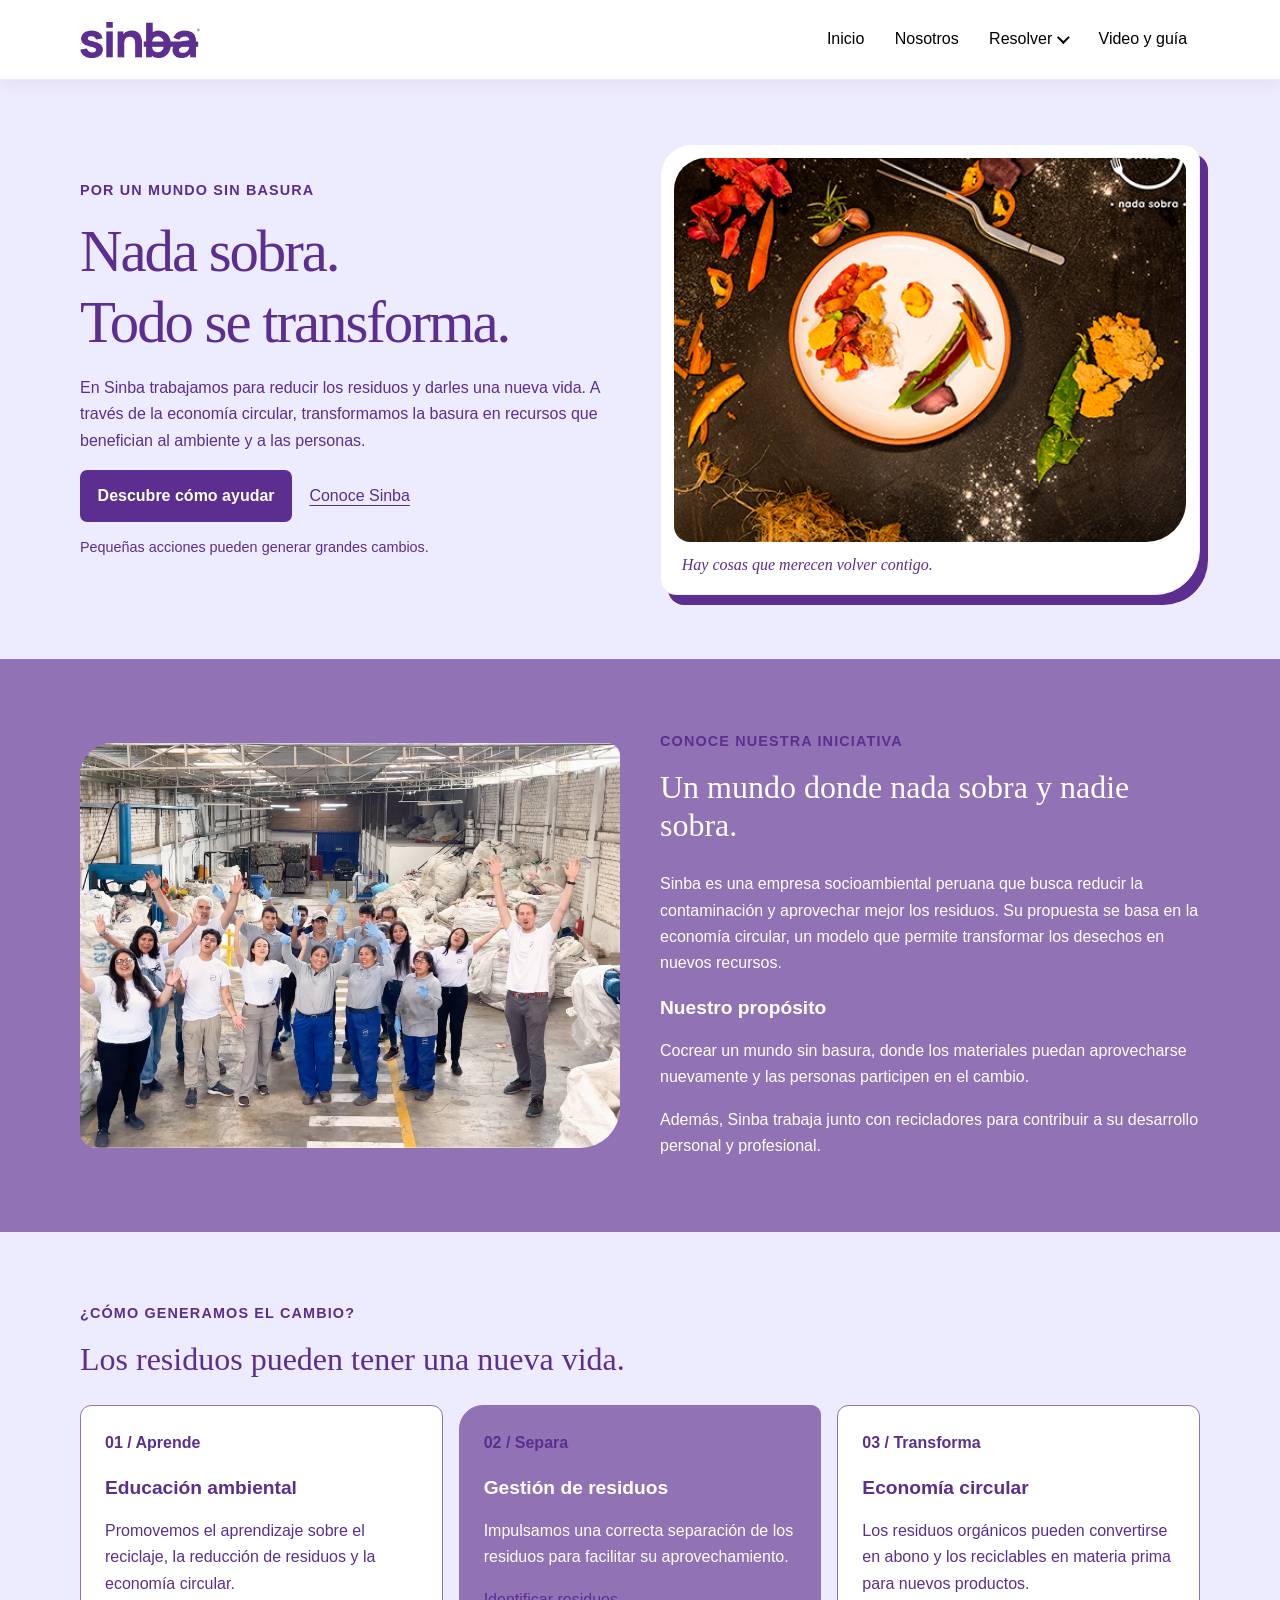
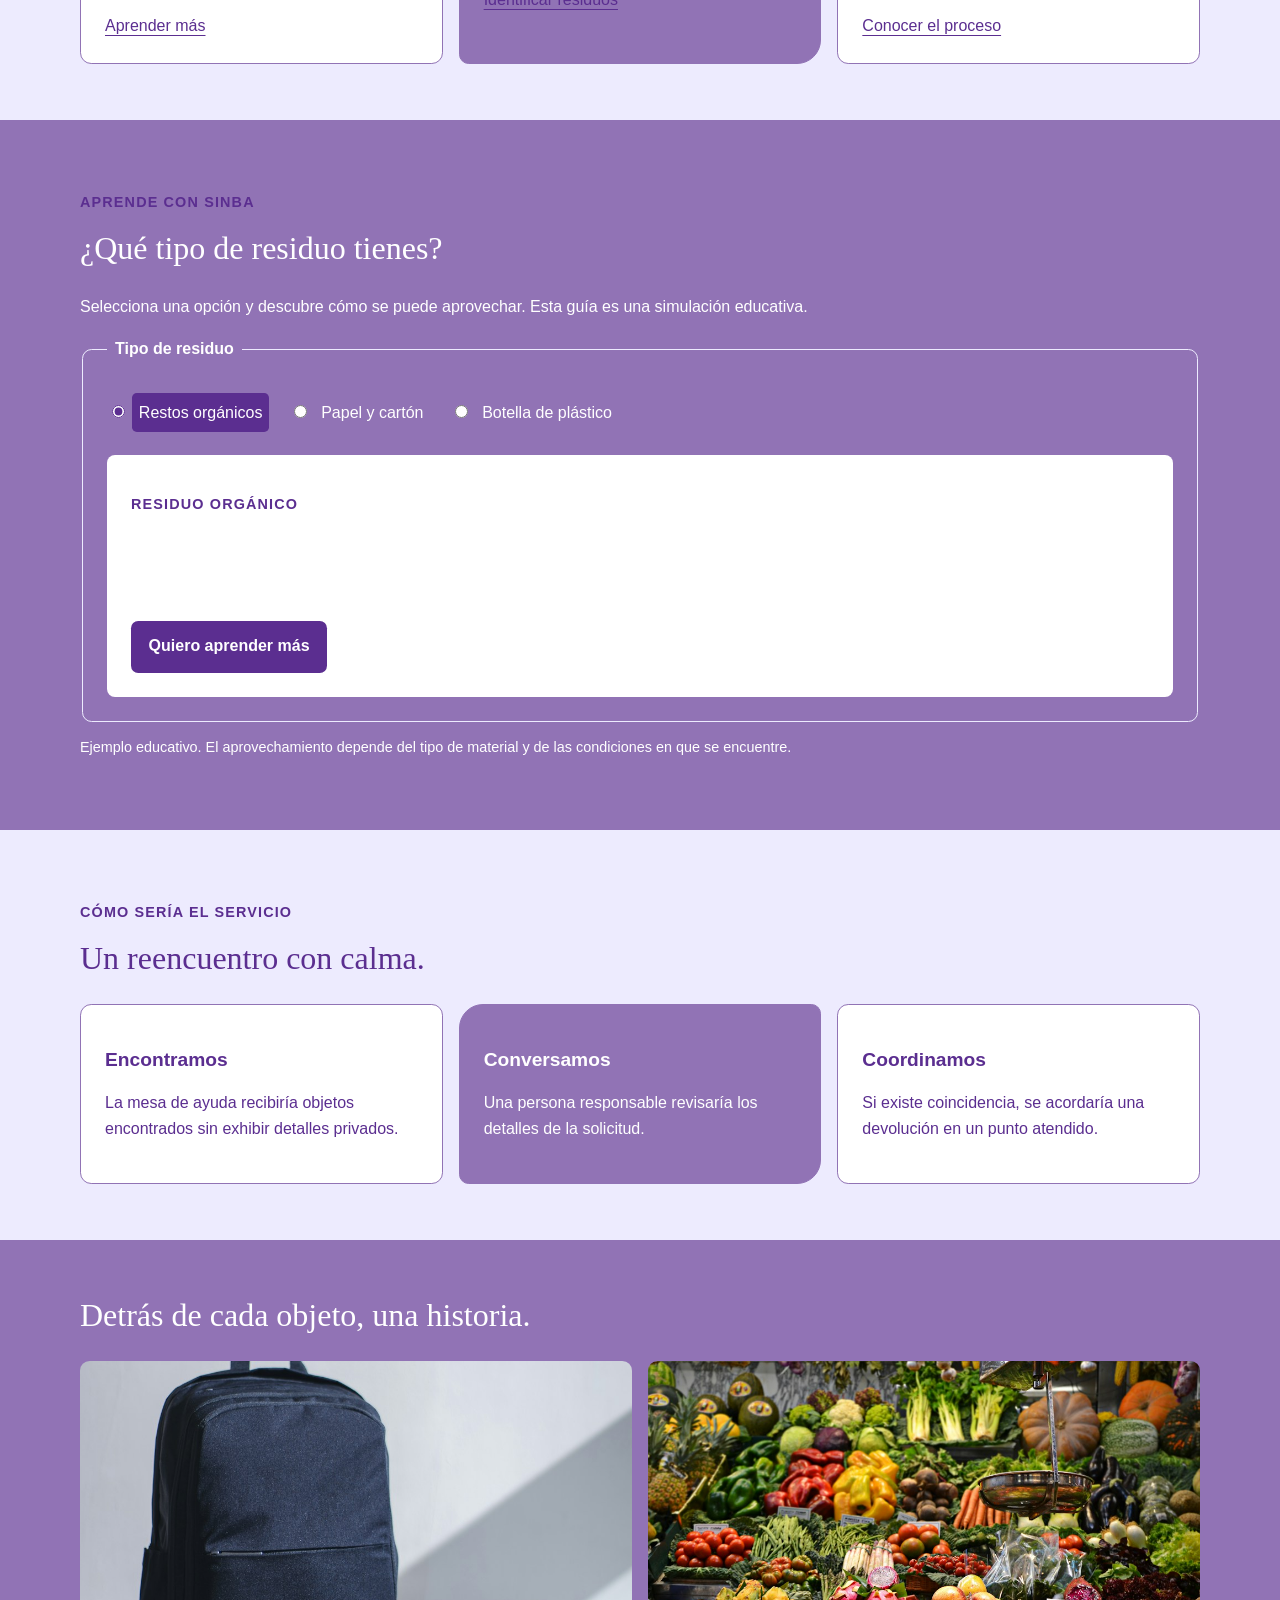
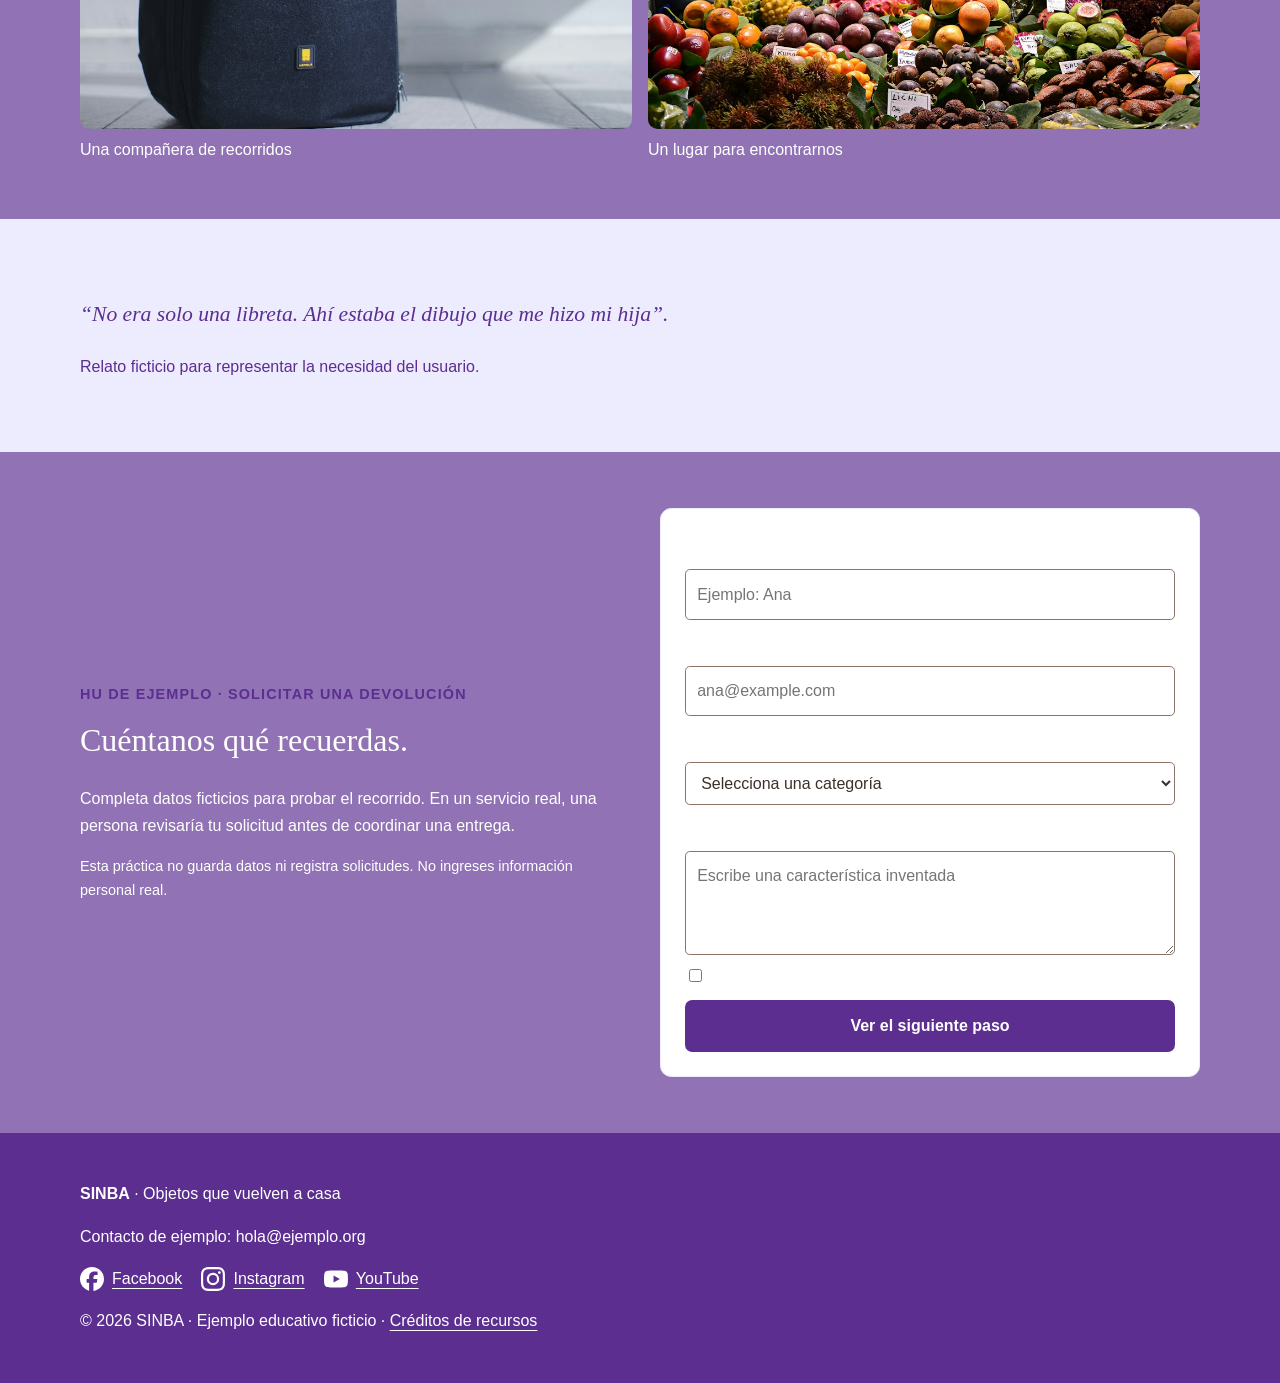
<file: index.html>
<!DOCTYPE html>
<html lang="es">

<head>
  <meta charset="UTF-8">
  <!-- PASO 1: permite que el navegador use el ancho real del celular. -->
  <meta name="viewport" content="width=device-width, initial-scale=1.0">
  <title>Inicio | SINBA</title>
  <!-- PASO 2: conectar este HTML con el archivo CSS compartido. -->
  <link rel="stylesheet" href="css/estilos.css">
  <!-- Este icono aparece en la pestaña del navegador. -->
  <link rel="icon" type="image/png" href="imagenes/logo.png">
  <!-- defer: el script se ejecuta cuando el HTML ya está cargado. -->
  <script src="js/menu.js" defer></script>
</head>

<body>
  <a class="saltar" href="#contenido">Saltar al contenido</a>
  <!-- PASO 3: este header permanece visible con position: sticky en CSS. -->
  <header class="cabecera">
    <div class="contenedor barra">
      <a class="marca" href="index.html"><img src="imagenes/logo.png" alt="SINBA" width="120" height="50"></a>
      <!-- PASO 4: la lista principal se ordena horizontalmente con Flexbox. -->
      <!-- Botón del menú móvil. Nace oculto: menu.js lo muestra solo si el JS carga bien. -->
      <button class="boton-menu" id="boton-menu" type="button" aria-expanded="false" aria-controls="navegacion"
        aria-label="Abrir menú" hidden>
        <span class="icono-menu" aria-hidden="true"></span>
        <span id="texto-menu">Menú</span>
      </button>
      <nav id="navegacion" aria-label="Navegación principal">
        <ul class="menu">
          <li><a href="index.html#inicio">Inicio</a></li>
          <li><a href="index.html#nosotros">Nosotros</a></li>
          <li>
            <!-- details abre el submenú con clic, Enter o toque; no necesita JS. -->
            <details class="desplegable" id="resolver">
              <summary>Resolver</summary>
              <!-- Esta lista es el menú vertical desplegable. -->
              <ul class="submenu">
                <li><a href="index.html#servicios">Servicios</a></li>
                <li><a href="index.html#orientador">Ver objetos</a></li>
                <li><a href="index.html#contacto">Solicitar devolución</a></li>
              </ul>
            </details>
          </li>


          <li><a href="recursos.html">Video y guía</a></li>
        </ul>
      </nav>
    </div>
  </header>
  <main id="contenido">
    <!-- PASO 5: el inicio está en la sección, no en el header sticky. -->
    <section id="inicio" class="hero contenedor dos-columnas" aria-labelledby="titulo">
      <div>
        <p class="etiqueta">Por un mundo sin basura</p>

        <h1 id="titulo">Nada sobra.<br>Todo se transforma.</h1>

        <p>En Sinba trabajamos para reducir los residuos y darles una nueva vida. A través de la economía circular,
          transformamos la basura en recursos que benefician al ambiente y a las personas.</p>

        <a class="boton" href="#orientador">Descubre cómo ayudar</a>

        <a class="enlace" href="#nosotros">Conoce Sinba</a>

        <p class="nota">Pequeñas acciones pueden generar grandes cambios.</p>
      </div>
      <figure class="postal"><img class="foto" src="imagenes/imagen2.jpg" alt="Mochila preparada para una salida"
          width="1000" height="667">
        <figcaption>Hay cosas que merecen volver contigo.</figcaption>
      </figure>
    </section>
    <section id="nosotros" class="seccion fondo">
      <div class="contenedor dos-columnas">
        <img class="foto" src="imagenes/imagen1.jpg" alt="Productos y puestos de una feria" width="1000" height="667"
          loading="lazy">
        <div>
          <p class="etiqueta">Conoce nuestra iniciativa</p>

          <h2>Un mundo donde nada sobra y nadie sobra.</h2>

          <p>Sinba es una empresa socioambiental peruana que busca reducir la contaminación y aprovechar mejor los
            residuos. Su propuesta se basa en la economía circular, un modelo que permite transformar los desechos en
            nuevos recursos.</p>

          <h3>Nuestro propósito</h3>

          <p>Cocrear un mundo sin basura, donde los materiales puedan aprovecharse nuevamente y las personas participen
            en el cambio.</p>

          <p>Además, Sinba trabaja junto con recicladores para contribuir a su desarrollo personal y profesional.</p>
        </div>
      </div>
    </section>
    <section id="servicios" class="seccion contenedor">
      <p class="etiqueta">¿Cómo generamos el cambio?</p>

      <h2>Los residuos pueden tener una nueva vida.</h2>

      <div class="tarjetas">
        <article class="tarjeta">
          <span class="numero">01 / Aprende</span>
          <h3>Educación ambiental</h3>
          <p>Promovemos el aprendizaje sobre el reciclaje, la reducción de residuos y la economía circular.</p>
          <a href="#orientador">Aprender más</a>
        </article>

        <article class="tarjeta">
          <span class="numero">02 / Separa</span>
          <h3>Gestión de residuos</h3>
          <p>Impulsamos una correcta separación de los residuos para facilitar su aprovechamiento.</p>
          <a href="#orientador">Identificar residuos</a>
        </article>

        <article class="tarjeta">
          <span class="numero">03 / Transforma</span>
          <h3>Economía circular</h3>
          <p>Los residuos orgánicos pueden convertirse en abono y los reciclables en materia prima para nuevos
            productos.</p>
          <a href="#proyectos">Conocer el proceso</a>
        </article>
      </div>
    </section>
    <section id="orientador" class="seccion fondo">
      <div class="contenedor">
        <p class="etiqueta">Aprende con Sinba</p>

        <h2>¿Qué tipo de residuo tienes?</h2>

        <p>Selecciona una opción y descubre cómo se puede aprovechar. Esta guía es una simulación educativa.</p>

        <fieldset class="orientador">
          <legend>Tipo de residuo</legend>

          <input type="radio" name="objeto" id="mochila" checked>
          <label for="mochila">Restos orgánicos</label>

          <input type="radio" name="objeto" id="libreta">
          <label for="libreta">Papel y cartón</label>

          <input type="radio" name="objeto" id="abrigo">
          <label for="abrigo">Botella de plástico</label>

          <div class="resultados">
            <div class="respuesta mochila">
              <p class="etiqueta">Residuo orgánico</p>
              <h3>Los restos pueden convertirse en recursos</h3>
              <p>Los residuos orgánicos aprovechables pueden transformarse en fertilizante orgánico o alimento para
                animales mediante procesos adecuados.</p>
            </div>

            <div class="respuesta libreta">
              <p class="etiqueta">Residuo reciclable</p>
              <h3>El papel puede tener una nueva vida</h3>
              <p>El papel y el cartón que se encuentren en condiciones adecuadas pueden recuperarse y acondicionarse
                para utilizarlos como materia prima.</p>
            </div>

            <div class="respuesta abrigo">
              <p class="etiqueta">Residuo reciclable</p>
              <h3>El plástico puede aprovecharse nuevamente</h3>
              <p>Algunos envases de plástico pueden recuperarse y acondicionarse para convertirse en materia prima para
                nuevos productos.</p>
            </div>

            <a class="boton" href="#contacto">Quiero aprender más</a>
          </div>
        </fieldset>

        <p class="nota">Ejemplo educativo. El aprovechamiento depende del tipo de material y de las condiciones en que
          se encuentre.</p>
      </div>
    </section>
    <section id="proyectos" class="seccion contenedor">
      <p class="etiqueta">Cómo sería el servicio</p>
      <h2>Un reencuentro con calma.</h2>
      <div class="tarjetas">
        <article class="tarjeta">
          <h3>Encontramos</h3>
          <p>La mesa de ayuda recibiría objetos encontrados sin exhibir detalles privados.</p>
        </article>
        <article class="tarjeta">
          <h3>Conversamos</h3>
          <p>Una persona responsable revisaría los detalles de la solicitud.</p>
        </article>
        <article class="tarjeta">
          <h3>Coordinamos</h3>
          <p>Si existe coincidencia, se acordaría una devolución en un punto atendido.</p>
        </article>
      </div>
    </section>
    <section id="galeria" class="seccion fondo">
      <div class="contenedor">
        <h2>Detrás de cada objeto, una historia.</h2>
        <div class="galeria">
          <figure><img src="imagenes/mochila.jpg" alt="Mochila de referencia para la iniciativa" width="1000"
              height="667" loading="lazy">
            <figcaption>Una compañera de recorridos</figcaption>
          </figure>
          <figure><img src="imagenes/feria.jpg" alt="Productos expuestos en una feria" width="1000" height="667"
              loading="lazy">
            <figcaption>Un lugar para encontrarnos</figcaption>
          </figure>
        </div>
      </div>
    </section>
    <section id="testimonios" class="seccion contenedor">
      <blockquote>“No era solo una libreta. Ahí estaba el dibujo que me hizo mi hija”.</blockquote>
      <p>Relato ficticio para representar la necesidad del usuario.</p>
    </section>
    <section id="contacto" class="seccion fondo">
      <div class="contenedor dos-columnas">
        <div>
          <p class="etiqueta">HU de ejemplo · Solicitar una devolución</p>
          <h2>Cuéntanos qué recuerdas.</h2>
          <p>Completa datos ficticios para probar el recorrido. En un servicio real, una persona revisaría tu solicitud
            antes de coordinar una entrega.</p>
          <p class="nota">Esta práctica no guarda datos ni registra solicitudes. No ingreses información personal real.
          </p>
        </div>
        <!-- PASO 8: required valida campos. Sin name: no añadimos datos a la URL. -->
        <form action="confirmacion.html" method="get" class="formulario">
          <label for="nombre">Nombre de prueba</label><input id="nombre" type="text" required maxlength="60"
            placeholder="Ejemplo: Ana" autocomplete="off">
          <label for="correo">Correo de prueba</label><input id="correo" type="email" required
            placeholder="ana@example.com" autocomplete="off">
          <label for="actividad">Objeto que buscas</label><select id="actividad" required>
            <option value="">Selecciona una categoría</option>
            <option>Mochila</option>
            <option>Libreta</option>
            <option>Abrigo</option>
          </select>
          <label for="detalle">Un detalle para reconocerlo</label><textarea id="detalle" required minlength="8"
            maxlength="240" rows="3" placeholder="Escribe una característica inventada"></textarea>
          <div><input id="acepto" type="checkbox" required> <label for="acepto">Entiendo que es una simulación.</label>
          </div>
          <button type="submit" class="boton">Ver el siguiente paso</button>
        </form>
      </div>
    </section>
  </main>
  <!-- PASO FINAL: pie compartido por las páginas del sitio. -->
  <footer class="pie">
    <div class="contenedor">
      <p><strong>SINBA</strong> · Objetos que vuelven a casa</p>
      <p>Contacto de ejemplo: hola@ejemplo.org</p>
      <nav class="redes" aria-label="Redes sociales de referencia">
        <!-- Son páginas generales de las redes; reemplazar por cuentas del proyecto. -->
        <a href="https://www.facebook.com/" target="_blank" rel="noopener noreferrer"><img src="iconos/facebook.svg"
            alt="" width="24" height="24">Facebook</a>
        <a href="https://www.instagram.com/" target="_blank" rel="noopener noreferrer"><img src="iconos/instagram.svg"
            alt="" width="24" height="24">Instagram</a>
        <a href="https://www.youtube.com/" target="_blank" rel="noopener noreferrer"><img src="iconos/youtube.svg"
            alt="" width="24" height="24">YouTube</a>
      </nav>
      <p>© 2026 SINBA · Ejemplo educativo ficticio · <a href="FUENTES.txt">Créditos de recursos</a></p>
    </div>
  </footer>
</body>

</html>
</file>
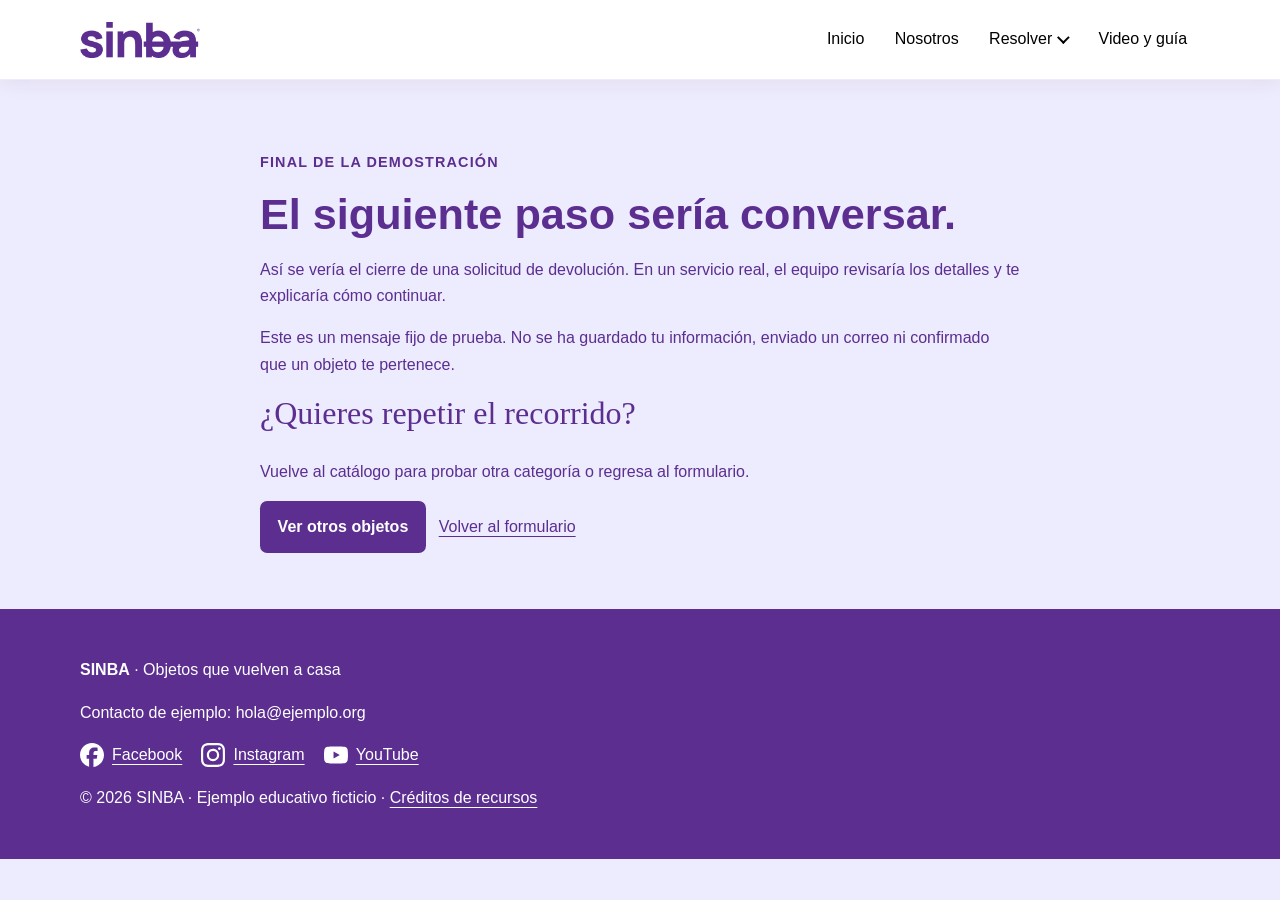
<file: confirmacion.html>
<!DOCTYPE html>
<html lang="es">
<head>
  <meta charset="UTF-8">
  <!-- PASO 1: permite que el navegador use el ancho real del celular. -->
  <meta name="viewport" content="width=device-width, initial-scale=1.0">
  <title>Siguiente paso | SINBA</title>
  <!-- PASO 2: conectar este HTML con el archivo CSS compartido. -->
  <link rel="stylesheet" href="css/estilos.css">
  <!-- Este icono aparece en la pestaña del navegador. -->
  <link rel="icon" type="image/png" href="imagenes/logo.png">
  <!-- defer: el script se ejecuta cuando el HTML ya está cargado. -->
  <script src="js/menu.js" defer></script>
</head>
<body>
<a class="saltar" href="#contenido">Saltar al contenido</a>
<!-- PASO 3: este header permanece visible con position: sticky en CSS. -->
<header class="cabecera">
  <div class="contenedor barra">
    <a class="marca" href="index.html"><img src="imagenes/logo.png" alt="SINBA" width="120" height="50"></a>
    <!-- PASO 4: la lista principal se ordena horizontalmente con Flexbox. -->
    <!-- Botón del menú móvil. Nace oculto: menu.js lo muestra solo si el JS carga bien. -->
      <button class="boton-menu" id="boton-menu" type="button" aria-expanded="false" aria-controls="navegacion"
        aria-label="Abrir menú" hidden>
        <span class="icono-menu" aria-hidden="true"></span>
        <span id="texto-menu">Menú</span>
      </button>
      <nav id="navegacion" aria-label="Navegación principal">
      <ul class="menu">
        <li><a href="index.html#inicio">Inicio</a></li>
        <li><a href="index.html#nosotros">Nosotros</a></li>
        <li>
          <!-- details abre el submenú con clic, Enter o toque; no necesita JS. -->
          <details class="desplegable" id="resolver">
            <summary>Resolver</summary>
            <!-- Esta lista es el menú vertical desplegable. -->
            <ul class="submenu">
              <li><a href="index.html#servicios">Servicios</a></li>
              <li><a href="index.html#orientador">Ver objetos</a></li>
              <li><a href="index.html#contacto">Solicitar devolución</a></li>
            </ul>
          </details>
        </li>
        
        
        <li><a href="recursos.html">Video y guía</a></li>
      </ul>
    </nav>
  </div>
</header>
<main id="contenido" class="contenedor seccion"><section class="confirmacion" aria-labelledby="confirmado"><p class="etiqueta">Final de la demostración</p><h1 id="confirmado">El siguiente paso sería conversar.</h1><p>Así se vería el cierre de una solicitud de devolución. En un servicio real, el equipo revisaría los detalles y te explicaría cómo continuar.</p><p>Este es un mensaje fijo de prueba. No se ha guardado tu información, enviado un correo ni confirmado que un objeto te pertenece.</p><h2>¿Quieres repetir el recorrido?</h2><p>Vuelve al catálogo para probar otra categoría o regresa al formulario.</p><a class="boton" href="index.html#orientador">Ver otros objetos</a><a class="enlace" href="index.html#contacto">Volver al formulario</a></section></main>
<!-- PASO FINAL: pie compartido por las páginas del sitio. -->
<footer class="pie">
  <div class="contenedor">
    <p><strong>SINBA</strong> · Objetos que vuelven a casa</p>
    <p>Contacto de ejemplo: hola@ejemplo.org</p>
    <nav class="redes" aria-label="Redes sociales de referencia">
      <!-- Son páginas generales de las redes; reemplazar por cuentas del proyecto. -->
      <a href="https://www.facebook.com/" target="_blank" rel="noopener noreferrer"><img src="iconos/facebook.svg" alt="" width="24" height="24">Facebook</a>
      <a href="https://www.instagram.com/" target="_blank" rel="noopener noreferrer"><img src="iconos/instagram.svg" alt="" width="24" height="24">Instagram</a>
      <a href="https://www.youtube.com/" target="_blank" rel="noopener noreferrer"><img src="iconos/youtube.svg" alt="" width="24" height="24">YouTube</a>
    </nav>
    <p>© 2026 SINBA · Ejemplo educativo ficticio · <a href="FUENTES.txt">Créditos de recursos</a></p>
  </div>
</footer>
</body>
</html>
</file>
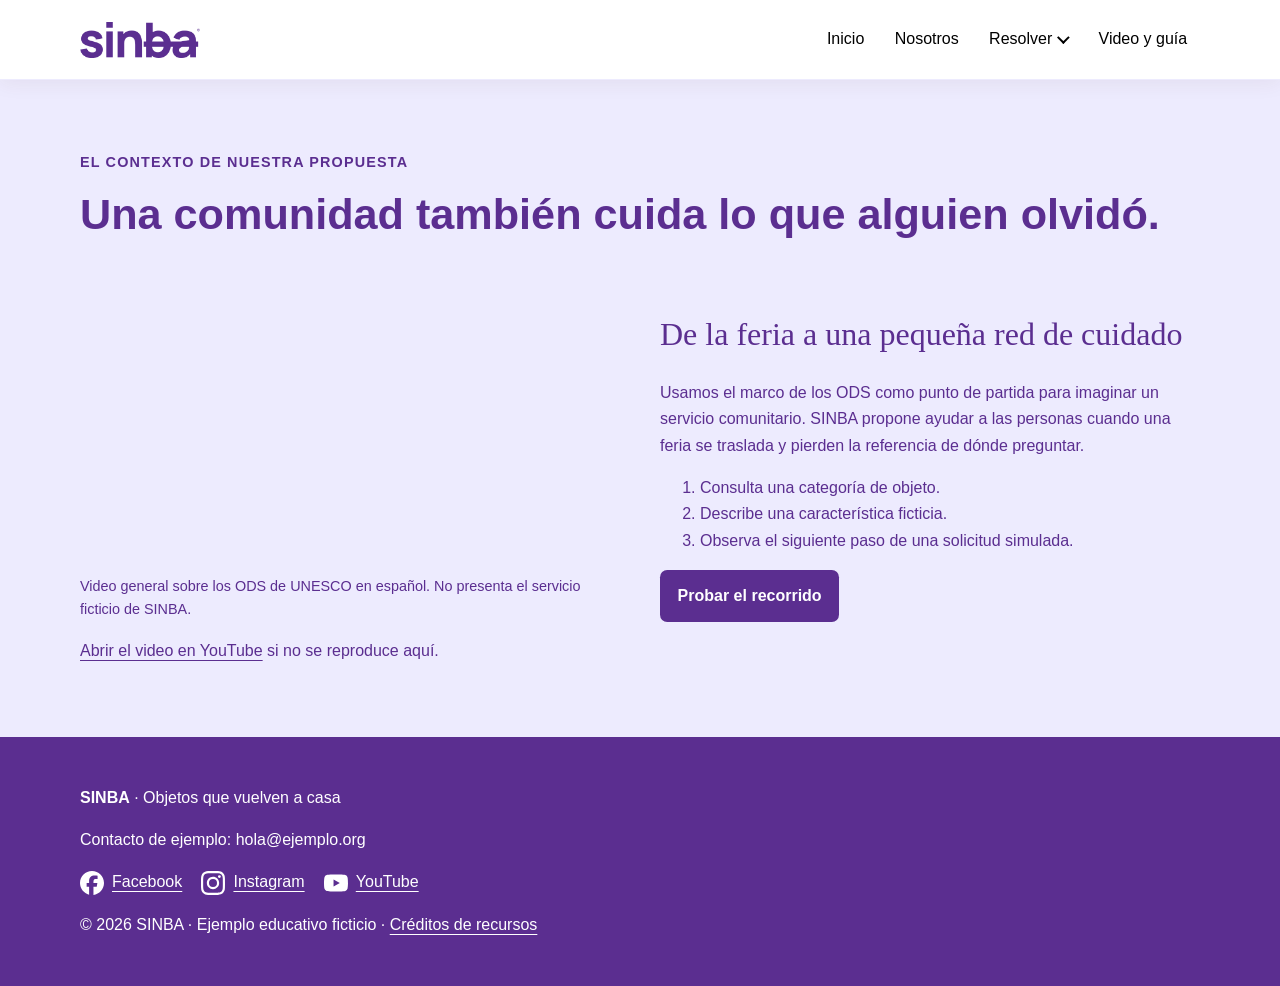
<file: recursos.html>
<!DOCTYPE html>
<html lang="es">
<head>
  <meta charset="UTF-8">
  <!-- PASO 1: permite que el navegador use el ancho real del celular. -->
  <meta name="viewport" content="width=device-width, initial-scale=1.0">
  <title>Video y guía | SINBA</title>
  <!-- PASO 2: conectar este HTML con el archivo CSS compartido. -->
  <link rel="stylesheet" href="css/estilos.css">
  <!-- Este icono aparece en la pestaña del navegador. -->
  <link rel="icon" type="image/png" href="imagenes/logo.png">
  <!-- defer: el script se ejecuta cuando el HTML ya está cargado. -->
  <script src="js/menu.js" defer></script>
</head>
<body>
<a class="saltar" href="#contenido">Saltar al contenido</a>
<!-- PASO 3: este header permanece visible con position: sticky en CSS. -->
<header class="cabecera">
  <div class="contenedor barra">
    <a class="marca" href="index.html"><img src="imagenes/logo.png" alt="SINBA" width="120" height="50"></a>
    <!-- PASO 4: la lista principal se ordena horizontalmente con Flexbox. -->
    <!-- Botón del menú móvil. Nace oculto: menu.js lo muestra solo si el JS carga bien. -->
      <button class="boton-menu" id="boton-menu" type="button" aria-expanded="false" aria-controls="navegacion"
        aria-label="Abrir menú" hidden>
        <span class="icono-menu" aria-hidden="true"></span>
        <span id="texto-menu">Menú</span>
      </button>
      <nav id="navegacion" aria-label="Navegación principal">
      <ul class="menu">
        <li><a href="index.html#inicio">Inicio</a></li>
        <li><a href="index.html#nosotros">Nosotros</a></li>
        <li>
          <!-- details abre el submenú con clic, Enter o toque; no necesita JS. -->
          <details class="desplegable" id="resolver">
            <summary>Resolver</summary>
            <!-- Esta lista es el menú vertical desplegable. -->
            <ul class="submenu">
              <li><a href="index.html#servicios">Servicios</a></li>
              <li><a href="index.html#orientador">Ver objetos</a></li>
              <li><a href="index.html#contacto">Solicitar devolución</a></li>
            </ul>
          </details>
        </li>
        
        
        <li><a href="recursos.html">Video y guía</a></li>
      </ul>
    </nav>
  </div>
</header>
<main id="contenido" class="contenedor seccion"><p class="etiqueta">El contexto de nuestra propuesta</p><h1>Una comunidad también cuida lo que alguien olvidó.</h1>
  <section class="dos-columnas" aria-labelledby="video-titulo"><div>
    <!-- PASO 9: video de referencia. El enlace alternativo siempre está disponible. -->
    <iframe
  class="video"
  src="https://www.youtube.com/embed/gQBJfYlDOvA"
  title="Objetivos de Desarrollo Sostenible"
  referrerpolicy="strict-origin-when-cross-origin"
  allow="accelerometer; autoplay; clipboard-write; encrypted-media; gyroscope; picture-in-picture"
  allowfullscreen>
</iframe>
    <p class="nota">Video general sobre los ODS de UNESCO en español. No presenta el servicio ficticio de SINBA.</p><p><a href="https://www.youtube.com/watch?v=MCKH5xk8X-g" target="_blank" rel="noopener noreferrer">Abrir el video en YouTube</a> si no se reproduce aquí.</p></div>
    <div><h2 id="video-titulo">De la feria a una pequeña red de cuidado</h2><p>Usamos el marco de los ODS como punto de partida para imaginar un servicio comunitario. SINBA propone ayudar a las personas cuando una feria se traslada y pierden la referencia de dónde preguntar.</p><ol><li>Consulta una categoría de objeto.</li><li>Describe una característica ficticia.</li><li>Observa el siguiente paso de una solicitud simulada.</li></ol><a class="boton" href="index.html#orientador">Probar el recorrido</a></div>
  </section></main>
<!-- PASO FINAL: pie compartido por las páginas del sitio. -->
<footer class="pie">
  <div class="contenedor">
    <p><strong>SINBA</strong> · Objetos que vuelven a casa</p>
    <p>Contacto de ejemplo: hola@ejemplo.org</p>
    <nav class="redes" aria-label="Redes sociales de referencia">
      <!-- Son páginas generales de las redes; reemplazar por cuentas del proyecto. -->
      <a href="https://www.facebook.com/" target="_blank" rel="noopener noreferrer"><img src="iconos/facebook.svg" alt="" width="24" height="24">Facebook</a>
      <a href="https://www.instagram.com/" target="_blank" rel="noopener noreferrer"><img src="iconos/instagram.svg" alt="" width="24" height="24">Instagram</a>
      <a href="https://www.youtube.com/" target="_blank" rel="noopener noreferrer"><img src="iconos/youtube.svg" alt="" width="24" height="24">YouTube</a>
    </nav>
    <p>© 2026 SINBA · Ejemplo educativo ficticio · <a href="FUENTES.txt">Créditos de recursos</a></p>
  </div>
</footer>
</body>
</html>
</file>
<file: css/estilos.css>
/* PASO 1. El ancho incluye padding y borde: facilita calcular tamaños. */


:root {
  --main-color: #5B2E90;
  --secondary-color: #9173B5;
  --others: #EDEBFE;
  --accent-color: #F0DF5C;
}



* {
  box-sizing: border-box;
}

/* El atributo hidden siempre oculta, aunque otra regla ponga display. */
[hidden] {
  display: none !important;
}

/* Las secciones reciben foco desde el menú; no hace falta dibujarles borde. */
[tabindex="-1"]:focus {
  outline: none;
}

/* PASO 2. Estilos generales que heredan los textos. */
body {
  margin: 0;
  font-family: Arial, sans-serif;
  color: var(--main-color);
  background: var(--others);
  line-height: 1.65;
}

h1,
h2,
h3 {
  line-height: 1.2;
}

h1 {
  font-size: 2.7rem;
  margin: 0 0 1rem;
}

h2 {
  font-size: 2rem;
  margin-top: 0;
}

h3 {
  font-size: 1.2rem;
}

a {
  color: var(--main-color);
  text-underline-offset: 4px;
}

/* El foco visible permite recorrer la web con el teclado. */
a:focus-visible,
button:focus-visible,
summary:focus-visible,
input:focus-visible,
select:focus-visible {
  outline: 3px solid var(--main-color);
  outline-offset: 4px;
}

/* PASO 3. Nunca estirar una imagen más allá de su contenedor. */
img {
  max-width: 100%;
  height: auto;
  display: block;
}

.contenedor {
  width: 92%;
  max-width: 1120px;
  margin: 0 auto;
}

.seccion {
  padding: 3.5rem 0;
}

.fondo {
  background: var(--secondary-color);
  color: white
}

.etiqueta {
  font-weight: bold;
  color: var(--main-color);
  font-size: .9rem;
  text-transform: uppercase;
  letter-spacing: .08em;
}

.nota {
  font-size: .9rem;
}

/* PASO 4. Flexbox alinea logo y navegación. wrap evita desbordamientos. */
.cabecera {
  background: white;
  border-bottom: 1px solid var(--others);
}

.barra {
  display: flex;
  align-items: center;
  justify-content: space-between;
  gap: 1rem;
  flex-wrap: wrap;
  padding: 1rem 0;
}

.marca {
  display: flex;
  align-items: center;
  gap: .6rem;
  text-decoration: none;
  font-size: 1.4rem;
  font-weight: bold;
}

.menu {
  display: flex;
  flex-wrap: wrap;
  align-items: center;
  gap: .3rem;
  list-style: none;
  margin: 0;
  padding: 0;
}

.menu a,
summary {
  display: block;
  padding: .65rem .8rem;
  color: black;
  cursor: pointer;
}

.menu a {
  text-decoration: none;
}

.menu a:hover,
summary:hover {
  background: var(--secondary-color);
  border-radius: .4rem;
  color: white
}

/* El menú acompaña al usuario al bajar por la página.
   sticky conserva su espacio: no hace falta compensar con padding en body.
   top: 0 lo mantiene pegado arriba; z-index evita que las fotos lo tapen. */
.cabecera {
  position: sticky;
  top: 0;
  z-index: 100;
  box-shadow: 0 4px 18px #59362210;
}

/* Dejar espacio al navegar con #id para que el header no tape el título. */
section[id],
main[id] {
  scroll-margin-top: 130px;
}

/* PASO 5. La lista interior es vertical. Solo details controla su apertura. */
.desplegable {
  position: relative;
}

summary {
  list-style: none;
  display: flex;
  align-items: center;
  gap: .45rem;
}

summary::-webkit-details-marker {
  display: none;
}

/* Flecha dibujada con dos bordes: apunta abajo cerrada y arriba abierta. */
summary::after {
  content: "";
  width: .42em;
  height: .42em;
  border-right: 2px solid currentColor;
  border-bottom: 2px solid currentColor;
  transform: translateY(-2px) rotate(45deg);
  transition: transform .2s;
}

.desplegable[open]>summary::after {
  transform: translateY(2px) rotate(-135deg);
}

.desplegable[open]>summary {
  background: var(--others);
  color: var(--main-color);
  border-radius: .4rem;
}

.desplegable[open] .submenu {
  animation: aparecer .16s ease-out;
}

/* Botón del menú móvil: oculto en escritorio. */
.boton-menu {
  display: none;
  align-items: center;
  gap: .55rem;
  min-height: 44px;
  padding: .5rem .85rem;
  font: inherit;
  font-weight: bold;
  color: var(--main-color);
  background: white;
  border: 2px solid var(--main-color);
  border-radius: .45rem;
  cursor: pointer;
}

.boton-menu[aria-expanded="true"] {
  background: var(--main-color);
  color: white;
}

/* Icono de tres líneas que se convierte en X al abrir. */
.icono-menu {
  position: relative;
  width: 18px;
  height: 2px;
  background: currentColor;
  transition: background .2s;
}

.icono-menu::before,
.icono-menu::after {
  content: "";
  position: absolute;
  left: 0;
  width: 100%;
  height: 2px;
  background: currentColor;
  transition: transform .2s;
}

.icono-menu::before {
  top: -6px;
}

.icono-menu::after {
  top: 6px;
}

.boton-menu[aria-expanded="true"] .icono-menu {
  background: transparent;
}

.boton-menu[aria-expanded="true"] .icono-menu::before {
  transform: translateY(6px) rotate(45deg);
}

.boton-menu[aria-expanded="true"] .icono-menu::after {
  transform: translateY(-6px) rotate(-45deg);
}

@keyframes aparecer {
  from {
    opacity: 0;
    transform: translateY(-6px);
  }

  to {
    opacity: 1;
    transform: none;
  }
}

.submenu {
  position: absolute;
  top: 100%;
  left: 0;
  width: 230px;
  padding: .5rem;
  margin: .3rem 0 0;
  list-style: none;
  background: white;
  border: 1px solid var(--secondary-color);
  border-radius: .5rem;
  box-shadow: 0 8px 20px #59362220;
  z-index: 10;
}

/* PASO 6. Dos columnas iguales: imagen y texto. minmax evita desborde. */
.dos-columnas {
  display: grid;
  grid-template-columns: repeat(2, minmax(0, 1fr));
  gap: 2.5rem;
  align-items: center;
}

.dos-columnas>* {
  min-width: 0;
}

.hero {
  padding-top: 4rem;
  padding-bottom: 4rem;
}

.foto {
  width: 100%;
  aspect-ratio: 4 / 3;
  object-fit: cover;
  border-radius: 2rem .8rem 2.5rem 1rem;
}

/* PASO 7. Enlaces y botones con apariencia consistente. */
.boton {
  display: inline-block;
  padding: .8rem 1.1rem;
  background: var(--main-color);
  color: white;
  border: 0;
  border-radius: .45rem;
  font: inherit;
  font-weight: bold;
  text-decoration: none;
  cursor: pointer;
}

.boton:hover {
  background:var(--secondary-color);
}

.enlace {
  display: inline-block;
  margin: .8rem;
}

/* PASO 8. Tres tarjetas en escritorio. */
.tarjetas {
  display: grid;
  grid-template-columns: repeat(3, minmax(0, 1fr));
  gap: 1rem;
}

.tarjeta {
  padding: 1.5rem;
  border: 1px solid var(--secondary-color);
  border-radius: .7rem;
  background: white;
}

.numero {
  color: var(--main-color);
  font-weight: bold;
}

.galeria {
  display: grid;
  grid-template-columns: repeat(2, minmax(0, 1fr));
  gap: 1rem;
}

figure {
  margin: 0;
}

.galeria img {
  width: 100%;
  aspect-ratio: 3 / 2;
  object-fit: cover;
  border-radius: .6rem;
}

figcaption {
  padding-top: .5rem;
}

blockquote {
  margin-left: 0;
  font-size: 1.35rem;
}

/* PASO 9. El orientador responde a los radios sin JavaScript. */
.orientador {
  color: white;
  border: 1px solid var(--others);
  border-radius: .6rem;
  padding: 1.5rem;
  min-width: 0;
}

legend {
  font-weight: bold;
  padding: 0 .5rem;
}

.orientador>label {
  display: inline-block;
  margin: .4rem 1rem .4rem 0;
  padding: .4rem;
  cursor: pointer;
}

.orientador>input:checked+label {
  background: var(--main-color);
  color: white;
  border-radius: .3rem;
}

.resultados {
  background: white;
  padding: 1.5rem;
  border-radius: .5rem;
  margin-top: 1rem;
}

/* Primero ocultamos los tres paneles. */
.respuesta {
  display: none;
}

/* ~ busca un hermano posterior. :checked identifica la opción marcada. */
#mochila:checked~.resultados .mochila,
#libreta:checked~.resultados .libreta,
#abrigo:checked~.resultados .abrigo {
  display: block;
}

/* PASO 10. Cada campo ocupa una fila del formulario. */
.formulario {
  display: grid;
  gap: .6rem;
  background: white;
  border: 1px solid var(--others);
  padding: 1.5rem;
  border-radius: .7rem;
}

.formulario>label {
  font-weight: bold;
}

input[type="text"],
input[type="email"],
select,
textarea {
  width: 100%;
  min-width: 0;
  font: inherit;
  padding: .7rem;
  border: 1px solid #8b7465;
  border-radius: .3rem;
  background: white;
  color: #3d302b;
}

input[type="radio"],
input[type="checkbox"] {
  accent-color: var(--main-color);
}

/* PASO 11. La proporción del video se conserva a cualquier ancho. */
.video {
  width: 100%;
  aspect-ratio: 16 / 9;
  border: 0;
  display: block;
}

.confirmacion {
  max-width: 760px;
  margin: 0 auto;
}

.pie {
  background: var(--main-color);
  color: white;
  padding: 2rem 0;
}

.pie a {
  color: white;
}

.redes {
  display: flex;
  flex-wrap: wrap;
  gap: 1.2rem;
}

.redes a {
  display: inline-flex;
  align-items: center;
  gap: .5rem;
}

.redes img {
  filter: invert(1);
}

.saltar {
  position: absolute;
  left: -9999px;
}

.saltar:focus {
  left: 1rem;
  top: 1rem;
  padding: 1rem;
  background: white;
  z-index: 20;
}

/* PASO 12. TABLET: estas reglas se aplican a 900 px o menos. */
@media (max-width: 900px) {
  .barra {
    gap: .4rem;
  }

  .tarjetas {
    grid-template-columns: repeat(2, minmax(0, 1fr));
  }

  h1 {
    font-size: 2.2rem;
  }
}

/* PASO 13. CELULAR: cambiamos columnas por una sola columna. */
@media (max-width: 600px) {
  h1 {
    font-size: 1.9rem;
  }

  h2 {
    font-size: 1.6rem;
  }

  .dos-columnas,
  .tarjetas,
  .galeria {
    grid-template-columns: 1fr;
  }

  .dos-columnas {
    gap: 1.5rem;
  }

  .hero,
  .seccion {
    padding-top: 2.2rem;
    padding-bottom: 2.2rem;
  }

  /* El botón aparece solo en celular (si el JS lo habilitó). */
  .boton-menu {
    display: inline-flex;
  }

  /* La navegación ocupa una fila completa bajo el logo y el botón.
     Si el menú es más alto que la pantalla, se desplaza por dentro. */
  .barra nav {
    width: 100%;
    max-height: calc(100vh - 80px);
    max-height: calc(100dvh - 80px);
    overflow-y: auto;
    animation: aparecer .18s ease-out;
  }

  /* Lista vertical: un enlace por fila. */
  .menu {
    flex-direction: column;
    align-items: stretch;
    gap: .15rem;
    padding: .5rem 0 .8rem;
    border-top: 1px solid var(--others);
  }

  /* 44 px de alto: tamaño cómodo para tocar con el dedo. */
  .menu a,
  summary {
    min-height: 44px;
    padding: .7rem .75rem;
    font-size: 1rem;
  }

  summary {
    justify-content: space-between;
  }

  /* El desplegable deja de flotar: se abre dentro de la lista, con sangría. */
  .submenu {
    position: static;
    width: auto;
    margin: .2rem 0 .3rem .75rem;
    padding: 0 0 0 .5rem;
    border: 0;
    border-left: 3px solid var(--secondary-color);
    border-radius: 0;
    box-shadow: none;
  }

  /* La cabecera móvil ahora es baja: menos espacio reservado al saltar. */
  section[id],
  main[id] {
    scroll-margin-top: 85px;
  }

  .enlace {
    margin-left: 0;
  }

  .formulario,
  .orientador,
  .resultados {
    padding: 1rem;
  }
}

/* Detalles cálidos: fondo de papel, acento terracota y bordes suaves. */
.postal {
  background: #fff;
  padding: .8rem;
  border: 1px solid var(--others);
  border-radius: 2rem 1rem 2.8rem 1rem;
  box-shadow: 8px 10px 0 var(--main-color);
}

.postal figcaption {
  padding: .6rem .5rem .2rem;
  font-family: Georgia, serif;
  font-style: italic;
}

.hero h1 {
  font-family: Georgia, serif;
  font-weight: normal;
  font-size: clamp(2.2rem, 4.6vw, 3.8rem);
  letter-spacing: -.035em;
}

h2 {
  font-family: Georgia, serif;
  font-weight: normal;
}

.tarjeta:nth-child(2) {
  background: var(--secondary-color);
  border-radius: 1.5rem .6rem 1.5rem .6rem;
  color: white
}

blockquote {
  font-family: Georgia, serif;
  font-style: italic;
  max-width: 780px;
}

textarea {
  resize: vertical;
}

@media (max-width: 600px) {
  .barra {
    padding: .6rem 0;
  }

  .marca {
    font-size: 1.2rem;
  }

  .marca img {
    width: 100px;
  }
}


#nosotros {
  color: white
}

/* Quien pide menos movimiento en su sistema no ve animaciones del menú. */
@media (prefers-reduced-motion: reduce) {

  .barra nav,
  .submenu,
  summary::after,
  .icono-menu,
  .icono-menu::before,
  .icono-menu::after {
    animation: none !important;
    transition: none !important;
  }
}
</file>
